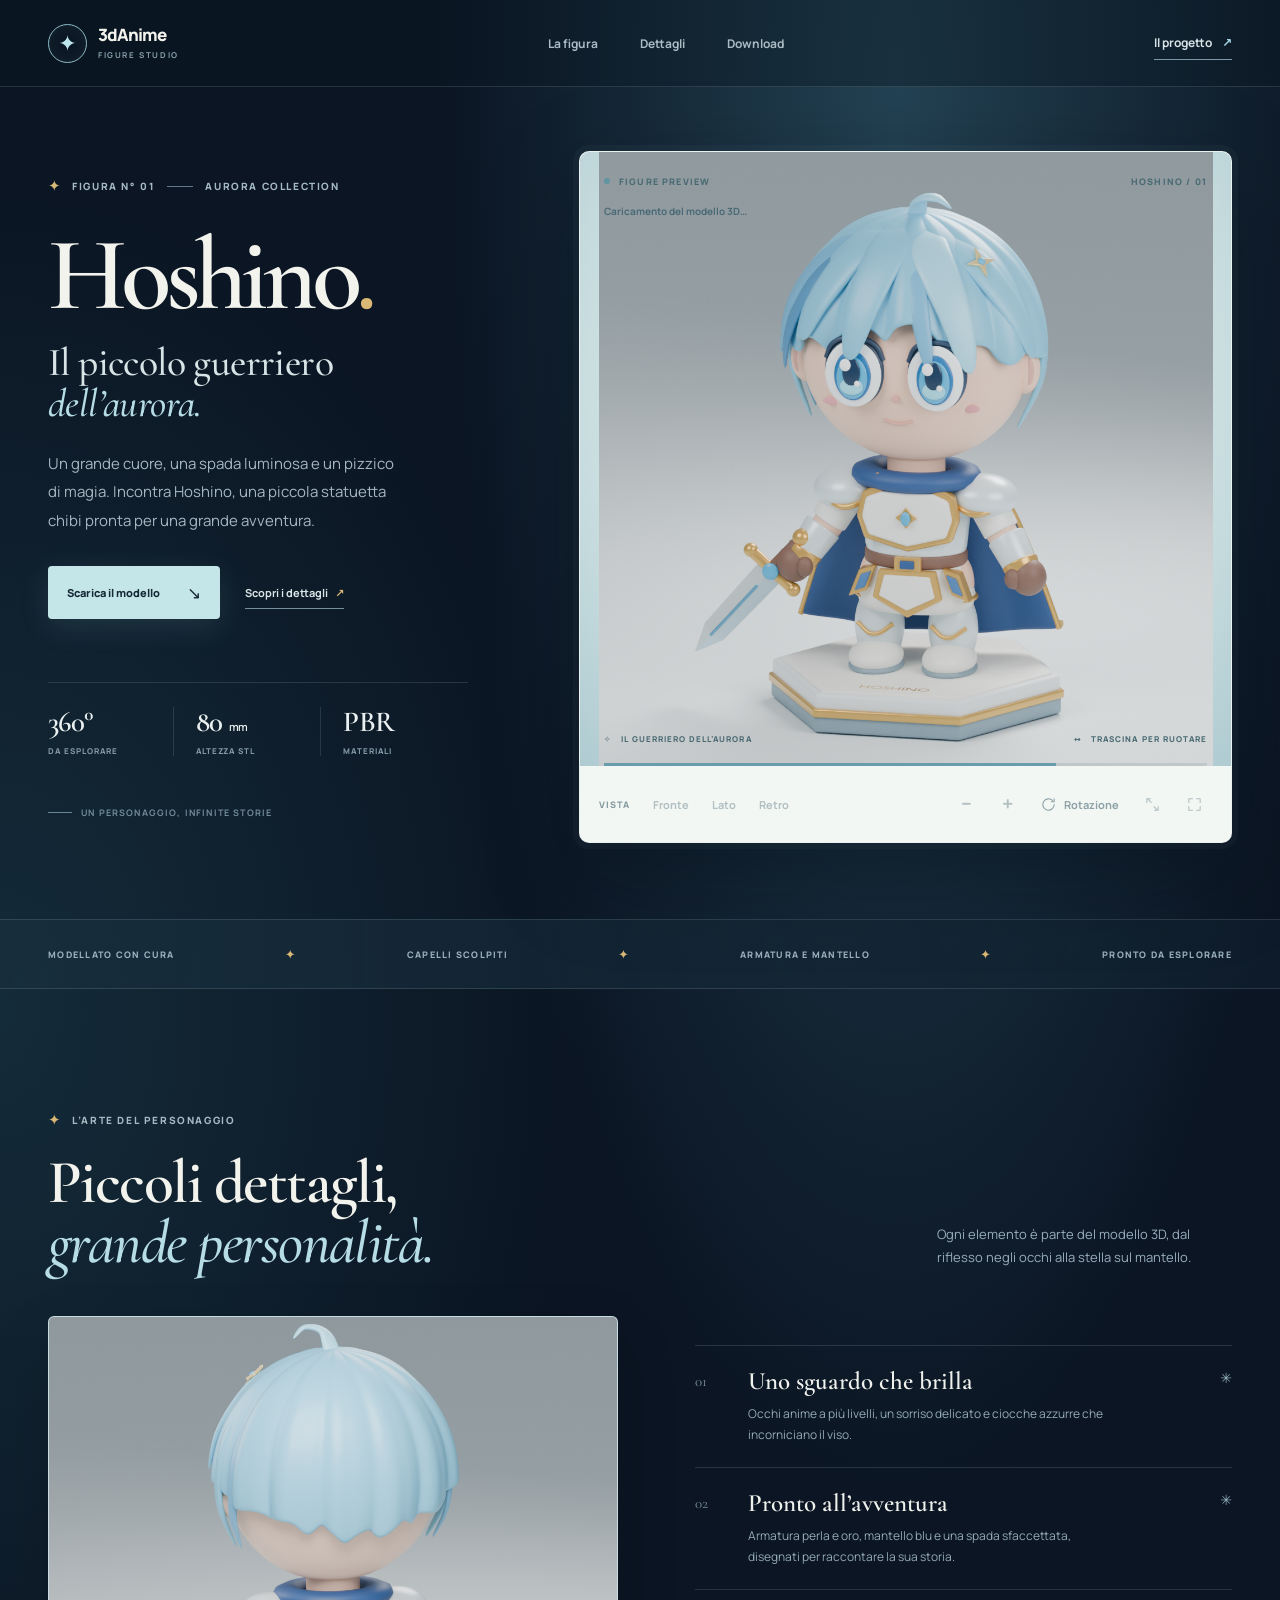
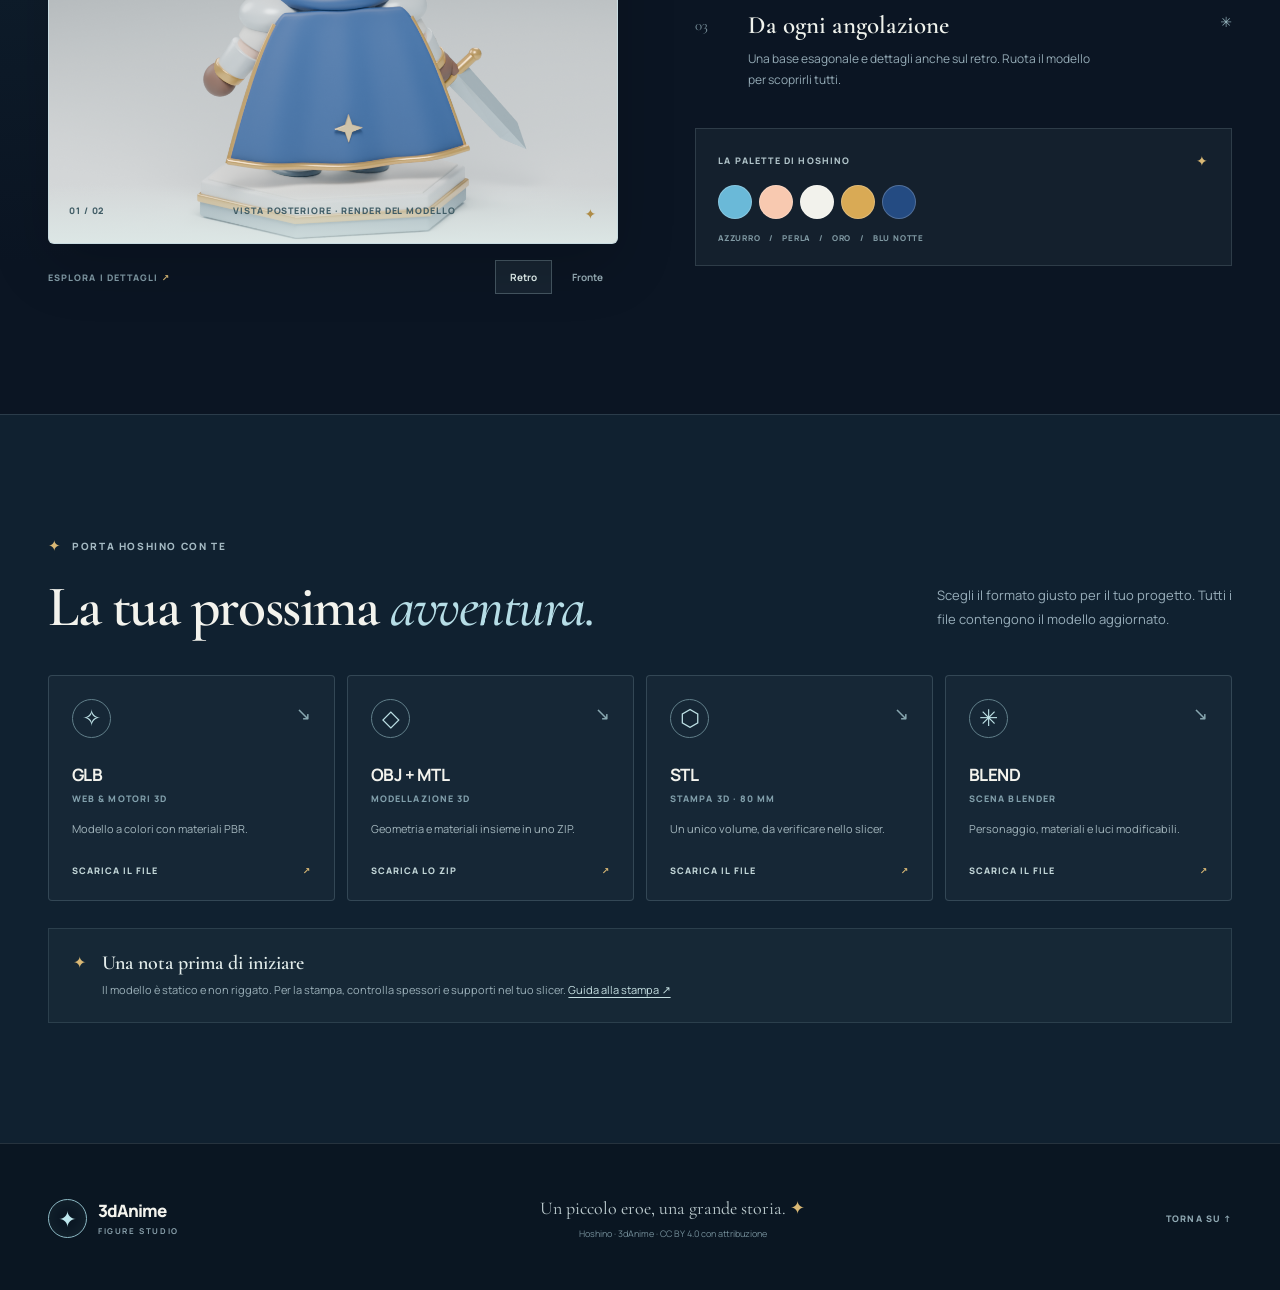
<file: index.html>
<!doctype html>
<html lang="it">
<head>
  <meta charset="utf-8">
  <meta name="viewport" content="width=device-width, initial-scale=1">
  <meta http-equiv="refresh" content="0; url=viewer.html">
  <title>Hoshino — 3dAnime</title>
</head>
<body><p><a href="viewer.html">Apri il visore 3D di Hoshino</a></p></body>
</html>
</file>
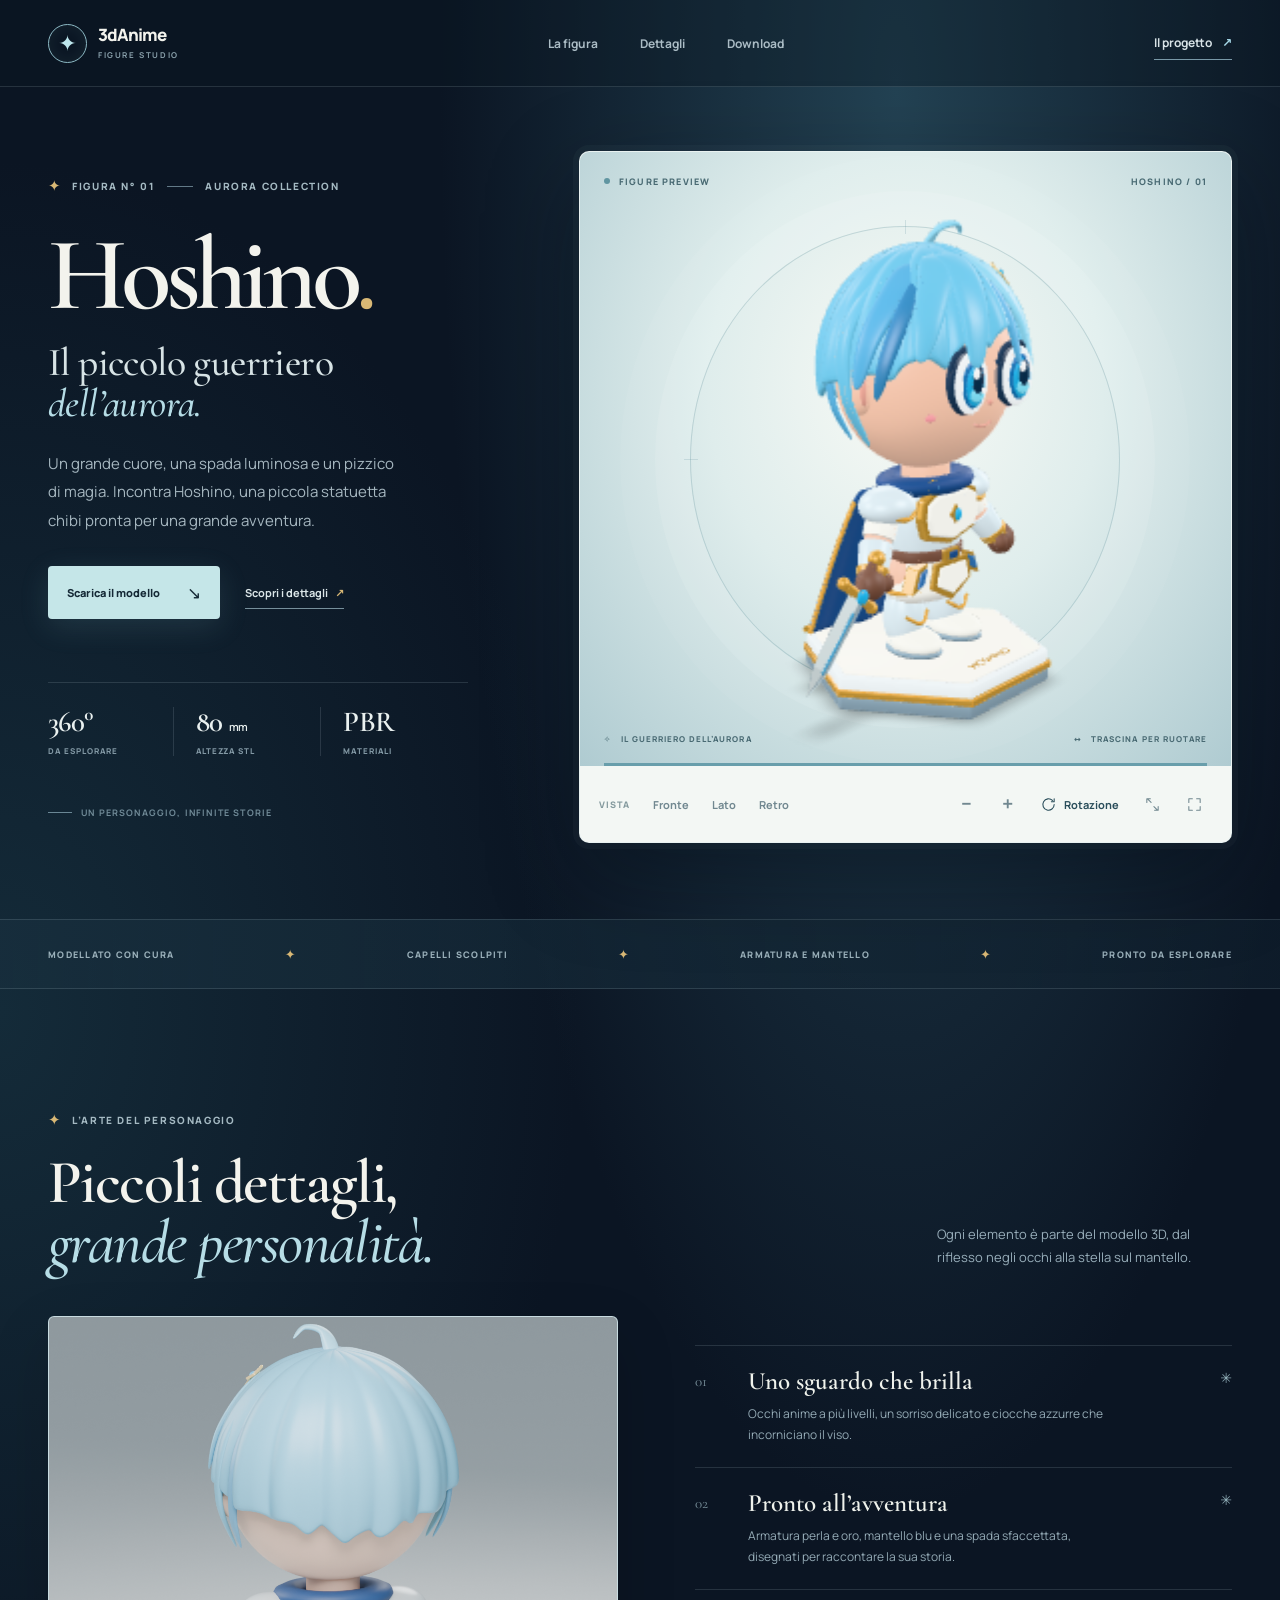
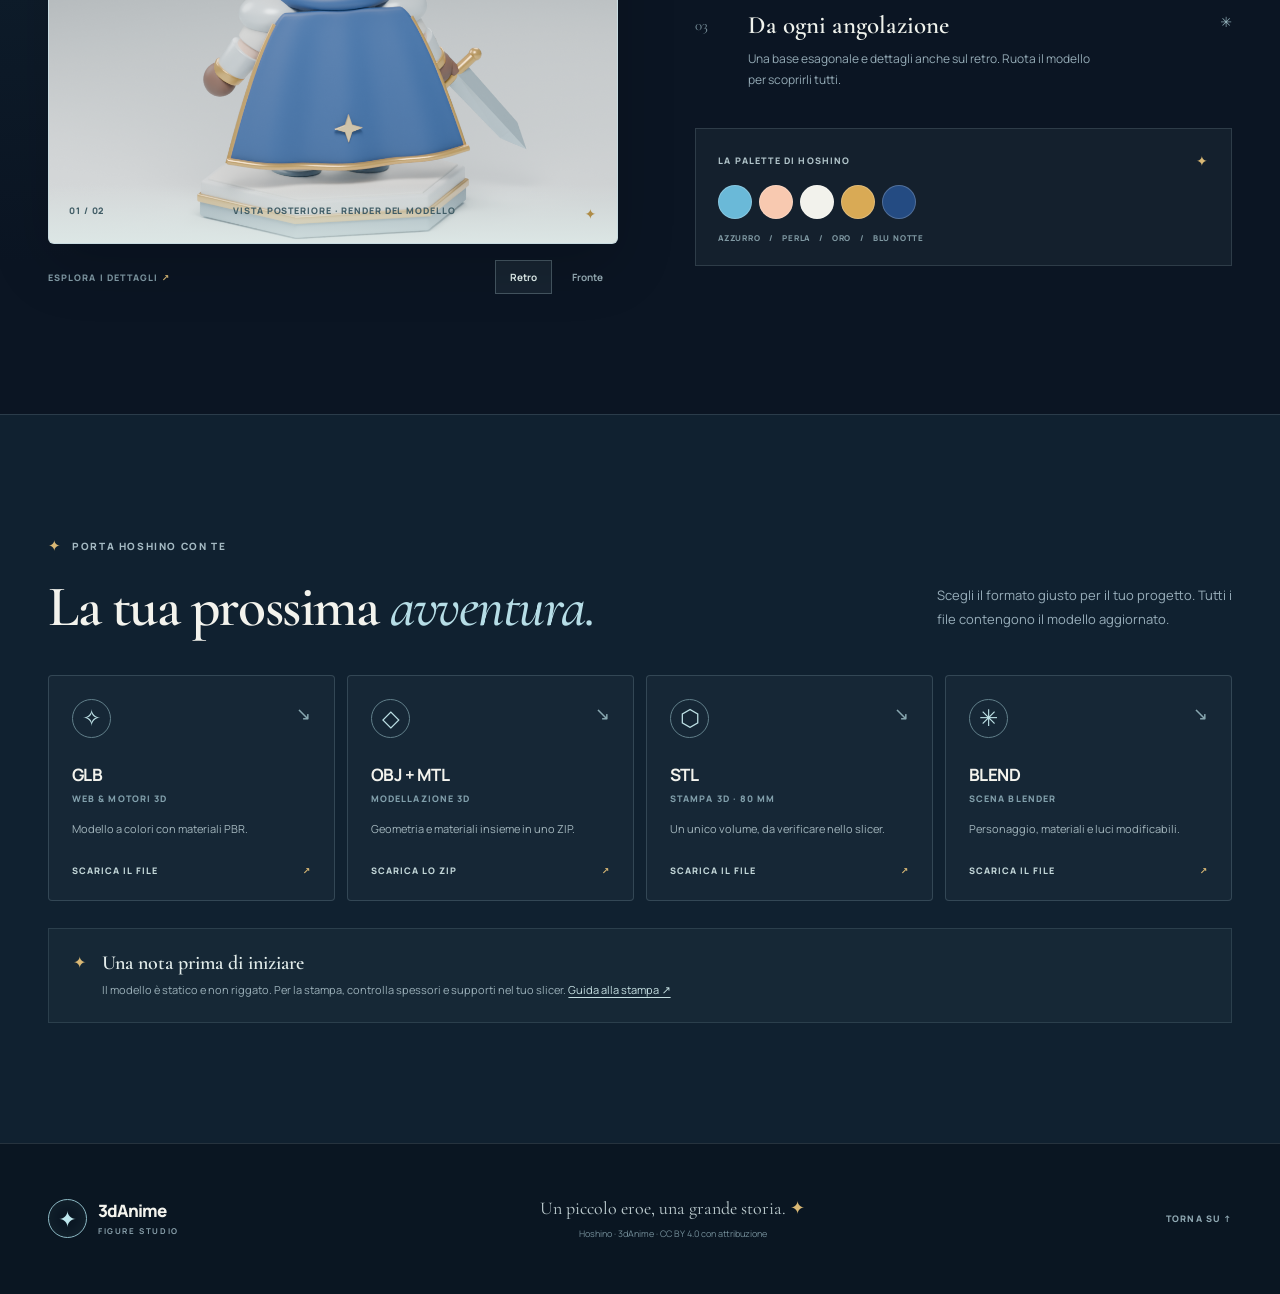
<file: viewer.html>
<!doctype html>
<html lang="it">
<head>
  <meta charset="utf-8">
  <meta name="viewport" content="width=device-width, initial-scale=1">
  <meta name="theme-color" content="#0b1523">
  <meta name="description" content="Esplora Hoshino, il piccolo guerriero dell'aurora: una statuetta chibi 3D da osservare, modificare e stampare.">
  <title>Hoshino — Il guerriero dell'aurora | 3dAnime</title>
  <link rel="stylesheet" href="assets/viewer.css">
  <script type="module" src="assets/vendor/model-viewer.min.js"></script>
  <script src="assets/viewer.js" defer></script>
</head>
<body>
  <header class="site-header">
    <div class="header-inner wrap">
      <a class="brand" href="#inizio" aria-label="3dAnime, torna all'inizio">
        <span class="brand-mark" aria-hidden="true">✦</span>
        <span><strong>3dAnime</strong><small>FIGURE STUDIO</small></span>
      </a>
      <nav aria-label="Navigazione principale">
        <a href="#viewer">La figura</a>
        <a href="#dettagli">Dettagli</a>
        <a href="#download">Download</a>
      </nav>
      <a class="header-link" href="https://github.com/wraixxfn-create/3dAnime" target="_blank" rel="noopener noreferrer">Il progetto <span aria-hidden="true">↗</span></a>
    </div>
  </header>

  <main id="inizio">
    <section class="hero wrap" aria-labelledby="hero-title">
      <div class="hero-copy">
        <p class="eyebrow"><span class="sparkle">✦</span> FIGURA N° 01 <span class="eyebrow-line"></span> AURORA COLLECTION</p>
        <h1 id="hero-title">Hoshino<span>.</span></h1>
        <p class="hero-subtitle">Il piccolo guerriero<br><em>dell’aurora.</em></p>
        <p class="hero-description">Un grande cuore, una spada luminosa e un pizzico di magia. Incontra Hoshino, una piccola statuetta chibi pronta per una grande avventura.</p>
        <div class="hero-actions">
          <a class="button button-primary" href="#download">Scarica il modello <span aria-hidden="true">↘</span></a>
          <a class="text-link" href="#dettagli">Scopri i dettagli <span aria-hidden="true">↗</span></a>
        </div>
        <div class="hero-stats" aria-label="Caratteristiche del modello">
          <div><strong>360°</strong><span>DA ESPLORARE</span></div>
          <div><strong>80 <small>mm</small></strong><span>ALTEZZA STL</span></div>
          <div><strong>PBR</strong><span>MATERIALI</span></div>
        </div>
        <p class="hero-footnote"><span></span> UN PERSONAGGIO, INFINITE STORIE</p>
      </div>

      <div class="viewer-shell" id="viewer" aria-label="Visore 3D di Hoshino">
        <div class="viewer-stage">
          <div class="stage-top" aria-hidden="true">
            <span><i></i> FIGURE PREVIEW</span>
            <span>HOSHINO / 01</span>
          </div>
          <div class="stage-halo" aria-hidden="true"></div>
          <model-viewer id="model" src="exports/Hoshino_Chibi.glb" poster="renders/model_preview.png"
            alt="Modello 3D di Hoshino: personaggio chibi con capelli azzurri, armatura chiara, mantello blu e spada"
            camera-controls auto-rotate rotation-per-second="20deg" camera-orbit="15deg 78deg 105%"
            shadow-intensity="0.8" shadow-softness="0.9" exposure="1" environment-image="neutral"
            interaction-prompt="none" loading="eager">
            <div class="loading" slot="progress-bar"><div class="loading-bar"></div></div>
          </model-viewer>
          <div class="fallback" id="fallback" hidden>
            <img src="renders/model_preview.png" alt="Render del modello Hoshino">
            <p>Anteprima 3D non disponibile. <a href="exports/Hoshino_Chibi.glb" download>Scarica il GLB</a> per aprirlo in un altro programma.</p>
          </div>
          <noscript><div class="no-script"><img src="renders/model_preview.png" alt="Render del modello Hoshino"><p>Attiva JavaScript per esplorare il modello in 3D.</p></div></noscript>
          <div class="stage-bottom" aria-hidden="true">
            <span>✧ &nbsp; IL GUERRIERO DELL’AURORA</span>
            <span>↔ &nbsp; TRASCINA PER RUOTARE</span>
          </div>
          <span class="viewer-status" id="viewer-status" role="status" aria-live="polite">Caricamento del modello 3D…</span>
        </div>
        <div class="viewer-controls">
          <div class="view-picker" role="group" aria-label="Viste del modello">
            <span class="control-label">VISTA</span>
            <button type="button" data-view="front" aria-pressed="false" disabled>Fronte</button>
            <button type="button" data-view="side" aria-pressed="false" disabled>Lato</button>
            <button type="button" data-view="back" aria-pressed="false" disabled>Retro</button>
          </div>
          <div class="viewer-tools" role="group" aria-label="Controlli del modello">
            <button class="tool-button icon-button" id="zoom-out" type="button" disabled title="Riduci lo zoom" aria-label="Riduci lo zoom">−</button>
            <button class="tool-button icon-button" id="zoom-in" type="button" disabled title="Aumenta lo zoom" aria-label="Aumenta lo zoom">+</button>
            <button class="tool-button rotation-button" id="rotate" type="button" aria-pressed="true" disabled title="Ferma la rotazione automatica">
              <svg viewBox="0 0 24 24" fill="none" aria-hidden="true"><path d="M20 12a8 8 0 1 1-2.35-5.65M20 4v4h-4" stroke="currentColor" stroke-width="1.5" stroke-linecap="round" stroke-linejoin="round"/></svg>
              <span>Rotazione</span>
            </button>
            <button class="tool-button icon-button" id="reset" type="button" disabled title="Ripristina la vista" aria-label="Ripristina la vista">
              <svg viewBox="0 0 24 24" fill="none" aria-hidden="true"><path d="M4 9V4h5M20 15v5h-5M5 4l5 5m9 11-5-5" stroke="currentColor" stroke-width="1.5" stroke-linecap="round" stroke-linejoin="round"/></svg>
            </button>
            <button class="tool-button icon-button" id="fullscreen" type="button" disabled title="Schermo intero" aria-label="Apri a schermo intero" aria-pressed="false">
              <svg viewBox="0 0 24 24" fill="none" aria-hidden="true"><path d="M4 9V4h5M15 4h5v5M20 15v5h-5M9 20H4v-5" stroke="currentColor" stroke-width="1.5" stroke-linecap="round" stroke-linejoin="round"/></svg>
            </button>
          </div>
        </div>
      </div>
    </section>

    <div class="project-strip">
      <div class="wrap strip-inner"><span>MODELLATO CON CURA</span><b>✦</b><span>CAPELLI SCOLPITI</span><b>✦</b><span>ARMATURA E MANTELLO</span><b>✦</b><span>PRONTO DA ESPLORARE</span></div>
    </div>

    <section class="details wrap section-space" id="dettagli" aria-labelledby="details-title">
      <div class="section-heading">
        <div><p class="eyebrow"><span class="sparkle">✦</span> L’ARTE DEL PERSONAGGIO</p><h2 id="details-title">Piccoli dettagli,<br><em>grande personalità.</em></h2></div>
        <p>Ogni elemento è parte del modello 3D, dal riflesso negli occhi alla stella sul mantello.</p>
      </div>
      <div class="details-grid">
        <div class="render-gallery">
          <figure class="render-card">
            <img id="gallery-image" src="renders/model_back.png" alt="Render della vista posteriore di Hoshino, con mantello blu e stella dorata" loading="lazy">
            <figcaption><span id="gallery-count">01 / 02</span><span id="gallery-caption">VISTA POSTERIORE · RENDER DEL MODELLO</span><span>✦</span></figcaption>
          </figure>
          <div class="gallery-controls" role="group" aria-label="Viste dei render">
            <span>ESPLORA I DETTAGLI <span aria-hidden="true">↗</span></span>
            <div><button type="button" data-render="back" aria-pressed="true">Retro</button><button type="button" data-render="front" aria-pressed="false">Fronte</button></div>
          </div>
        </div>
        <div class="detail-content">
          <div class="detail-item"><span>01</span><div><h3>Uno sguardo che brilla</h3><p>Occhi anime a più livelli, un sorriso delicato e ciocche azzurre che incorniciano il viso.</p></div><span class="detail-star">✳</span></div>
          <div class="detail-item"><span>02</span><div><h3>Pronto all’avventura</h3><p>Armatura perla e oro, mantello blu e una spada sfaccettata, disegnati per raccontare la sua storia.</p></div><span class="detail-star">✳</span></div>
          <div class="detail-item"><span>03</span><div><h3>Da ogni angolazione</h3><p>Una base esagonale e dettagli anche sul retro. Ruota il modello per scoprirli tutti.</p></div><span class="detail-star">✳</span></div>
          <div class="palette">
            <div class="palette-heading"><span>LA PALETTE DI HOSHINO</span><span>✦</span></div>
            <div class="swatches" aria-label="Palette: azzurro capelli, pelle, perla, oro e blu mantello">
              <span style="--swatch:#6ab9d8" title="Azzurro capelli"></span><span style="--swatch:#f8c9b0" title="Pelle"></span><span style="--swatch:#f2f2ec" title="Perla"></span><span style="--swatch:#d9aa55" title="Oro"></span><span style="--swatch:#244b82" title="Blu mantello"></span>
            </div>
            <p>AZZURRO &nbsp; / &nbsp; PERLA &nbsp; / &nbsp; ORO &nbsp; / &nbsp; BLU NOTTE</p>
          </div>
        </div>
      </div>
    </section>

    <section class="downloads section-space" id="download" aria-labelledby="download-title">
      <div class="wrap">
        <div class="section-heading download-heading">
          <div><p class="eyebrow"><span class="sparkle">✦</span> PORTA HOSHINO CON TE</p><h2 id="download-title">La tua prossima <em>avventura.</em></h2></div>
          <p>Scegli il formato giusto per il tuo progetto. Tutti i file contengono il modello aggiornato.</p>
        </div>
        <div class="download-grid">
          <a class="download-card" href="exports/Hoshino_Chibi.glb" download><span class="file-icon">✧</span><span class="download-arrow">↘</span><strong>GLB</strong><small>WEB & MOTORI 3D</small><p>Modello a colori con materiali PBR.</p><span class="download-label">SCARICA IL FILE <span>↗</span></span></a>
          <a class="download-card" href="exports/Hoshino_Chibi_OBJ.zip" download><span class="file-icon">◇</span><span class="download-arrow">↘</span><strong>OBJ + MTL</strong><small>MODELLAZIONE 3D</small><p>Geometria e materiali insieme in uno ZIP.</p><span class="download-label">SCARICA LO ZIP <span>↗</span></span></a>
          <a class="download-card" href="exports/Hoshino_Chibi.stl" download><span class="file-icon">⬡</span><span class="download-arrow">↘</span><strong>STL</strong><small>STAMPA 3D · 80 MM</small><p>Un unico volume, da verificare nello slicer.</p><span class="download-label">SCARICA IL FILE <span>↗</span></span></a>
          <a class="download-card" href="exports/Hoshino_Chibi.blend" download><span class="file-icon">✳</span><span class="download-arrow">↘</span><strong>BLEND</strong><small>SCENA BLENDER</small><p>Personaggio, materiali e luci modificabili.</p><span class="download-label">SCARICA IL FILE <span>↗</span></span></a>
        </div>
        <div class="download-note"><span class="note-icon" aria-hidden="true">✦</span><div><strong>Una nota prima di iniziare</strong><p>Il modello è statico e non riggato. Per la stampa, controlla spessori e supporti nel tuo slicer. <a href="docs/STAMPA_3D.md">Guida alla stampa ↗</a></p></div></div>
      </div>
    </section>
  </main>

  <footer class="site-footer">
    <div class="wrap footer-inner"><a class="brand footer-brand" href="#inizio"><span class="brand-mark" aria-hidden="true">✦</span><span><strong>3dAnime</strong><small>FIGURE STUDIO</small></span></a><p>Un piccolo eroe, una grande storia. <span>✦</span><br><small>Hoshino · 3dAnime · CC BY 4.0 con attribuzione</small></p><a href="#inizio">TORNA SU ↑</a></div>
  </footer>
</body>
</html>
</file>
<file: assets/viewer.css>
@font-face{font-family:Manrope;src:url('fonts/manrope-latin-wght-normal.woff2') format('woff2');font-weight:200 800;font-display:swap}
@font-face{font-family:Cormorant;src:url('fonts/cormorant-garamond-latin-wght-normal.woff2') format('woff2');font-weight:300 700;font-display:swap}
@font-face{font-family:Cormorant;src:url('fonts/cormorant-garamond-latin-wght-italic.woff2') format('woff2');font-weight:300 700;font-style:italic;font-display:swap}
:root{color-scheme:dark;--ink:#0b1523;--surface:#101e2d;--text:#f3f3ed;--muted:#9eaebb;--line:rgba(204,223,232,.14);--blue:#a7dae9;--gold:#d9b875;--serif:Cormorant,Georgia,serif;--sans:Manrope,system-ui,sans-serif}
*{box-sizing:border-box}
html{scroll-behavior:smooth}
body{margin:0;background:radial-gradient(ellipse at 65% 6%,#1b3445 0,transparent 37%),var(--ink);color:var(--text);font-family:var(--sans);-webkit-font-smoothing:antialiased}
body,button,a{font-family:var(--sans)}
button,a{-webkit-tap-highlight-color:transparent}
a{color:inherit}
button:focus-visible,a:focus-visible,model-viewer:focus-visible{outline:2px solid #ffda95;outline-offset:4px}
[hidden]{display:none!important}
.wrap{width:min(100% - 96px,1360px);margin-inline:auto}
.site-header{border-bottom:1px solid var(--line)}
.header-inner{height:86px;display:flex;align-items:center;justify-content:space-between;gap:30px}
.brand{display:inline-flex;align-items:center;gap:11px;text-decoration:none;flex-shrink:0}
.brand-mark{width:39px;height:39px;display:grid;place-items:center;border:1px solid #8dbac5;border-radius:50%;color:#bde6ed;font-size:22px;line-height:1}
.brand strong{display:block;font-size:17px;font-weight:800;letter-spacing:-.06em;line-height:1.1}
.brand small{display:block;color:#8ca3ae;font-size:8px;font-weight:700;letter-spacing:.2em;margin-top:5px}
nav{display:flex;align-items:center;gap:42px}
nav a,.header-link{font-size:12px;font-weight:700;text-decoration:none;color:#abbcc5;transition:color .2s}
nav a:hover,.header-link:hover{color:#fff}
.header-link{border-bottom:1px solid #7898a7;padding:8px 0;color:#d8e3e7}
.header-link span{padding-left:8px;color:#a7dae9}
.hero{display:grid;grid-template-columns:minmax(340px,.82fr) minmax(0,1.18fr);align-items:center;gap:clamp(48px,6vw,95px);padding-top:64px;padding-bottom:76px}
.hero-copy{min-width:0}
.eyebrow{display:flex;align-items:center;gap:10px;margin:0;color:#a5bac3;font-size:10px;font-weight:800;letter-spacing:.16em;line-height:1.5;text-transform:uppercase}
.sparkle{color:var(--gold);font-size:15px}
.eyebrow-line{width:26px;height:1px;background:#627987;margin:0 2px}
h1,h2,h3,p,figure{margin:0}
h1{font-family:var(--serif);font-weight:600;font-size:clamp(78px,8.1vw,122px);letter-spacing:-.055em;line-height:.88;margin:33px 0 20px}
h1 span{color:var(--gold)}
.hero-subtitle{font-family:var(--serif);font-size:clamp(31px,3.1vw,47px);font-weight:500;line-height:1.05;letter-spacing:-.015em;color:#d7e3e5}
em{font-family:var(--serif);font-weight:500;color:#b6dde6}
.hero-description{max-width:360px;margin-top:25px;color:#a6b7c0;font-size:14px;line-height:1.85}
.hero-actions{display:flex;align-items:center;gap:25px;margin-top:31px;flex-wrap:wrap}
.button{min-height:53px;display:inline-flex;align-items:center;justify-content:center;gap:27px;padding:0 19px;border-radius:4px;text-decoration:none;font-size:11px;font-weight:800;transition:background .2s,transform .2s}
.button:hover{transform:translateY(-2px)}
.button-primary{background:#c5e6e8;color:#152936}
.button-primary:hover{background:#e0f4f2}
.button span{font-size:17px;font-weight:400}
.text-link{font-size:11px;font-weight:700;text-decoration:none;color:#dbe6e8;border-bottom:1px solid #768f9b;padding:8px 0}
.text-link span{color:var(--gold);margin-left:5px}
.hero-stats{display:flex;max-width:420px;margin-top:63px;padding-top:24px;border-top:1px solid var(--line)}
.hero-stats div{flex:1;min-width:0;border-right:1px solid var(--line);padding-left:22px}
.hero-stats div:first-child{padding-left:0}.hero-stats div:last-child{border:0}
.hero-stats strong{display:block;font-family:var(--serif);font-size:29px;line-height:1;font-weight:600;letter-spacing:-.02em;color:#e9f0ef}
.hero-stats strong small{font-family:var(--sans);font-size:11px;font-weight:600}
.hero-stats span{display:block;margin-top:9px;color:#8298a4;font-size:8px;font-weight:800;letter-spacing:.12em;white-space:nowrap}
.hero-footnote{display:flex;align-items:center;gap:9px;margin-top:50px;color:#718b98;font-size:9px;font-weight:700;letter-spacing:.13em}
.hero-footnote span{width:24px;height:1px;background:#6a8795}
.viewer-shell{min-width:0;border:1px solid rgba(211,230,237,.21);border-radius:8px;overflow:hidden;box-shadow:0 28px 70px rgba(1,9,17,.25);background:#eef4f2;color:#1c303a}
.viewer-stage{height:clamp(500px,48vw,650px);position:relative;overflow:hidden;background:radial-gradient(ellipse at 50% 37%,#f2f6f2 0,#dcebed 40%,#b7ced5 100%)}
.stage-halo{position:absolute;inset:11% 15%;border:1px solid rgba(112,156,166,.28);border-radius:50%;pointer-events:none}
.stage-halo:before,.stage-halo:after{content:"";position:absolute;background:rgba(112,156,166,.24)}
.stage-halo:before{width:1px;height:14px;left:50%;top:-7px}.stage-halo:after{height:1px;width:14px;left:-7px;top:50%}
model-viewer{display:block;position:absolute;inset:0;width:100%;height:100%;background:transparent;--poster-color:transparent;touch-action:pan-y}
.stage-top,.stage-bottom{position:absolute;left:24px;right:24px;z-index:2;display:flex;justify-content:space-between;gap:8px;pointer-events:none;color:#54727a;font-size:9px;font-weight:800;letter-spacing:.13em}
.stage-top{top:23px}.stage-bottom{bottom:22px;font-size:8px}
.stage-top i{display:inline-block;width:6px;height:6px;border-radius:50%;background:#6095a1;margin-right:6px;vertical-align:1px}
.viewer-status{position:absolute;top:52px;left:24px;z-index:2;color:#496a75;font-size:10px;font-weight:700;pointer-events:none}
.viewer-status:empty{display:none}
.loading{position:absolute;left:24px;right:24px;bottom:0;height:3px;background:rgba(73,106,117,.14)}
.loading-bar{width:0;height:100%;background:#689eab;transition:width .2s}
.fallback,.no-script{position:absolute;inset:0;background:#dcebed;display:flex;align-items:center;justify-content:center;flex-direction:column;z-index:3;color:#294754}
.fallback img,.no-script img{height:75%;max-width:100%;object-fit:contain;mix-blend-mode:multiply}
.fallback p,.no-script p{max-width:80%;font-size:12px;line-height:1.6;text-align:center}.fallback a{color:#204d63}
.viewer-controls{display:flex;align-items:center;justify-content:space-between;gap:16px;min-height:72px;padding:13px 19px;background:#f3f7f4}
.view-picker,.viewer-tools{display:flex;align-items:center;gap:3px}
.control-label{font-size:9px;letter-spacing:.13em;color:#83999d;font-weight:800;margin-right:9px}
.viewer-controls button{cursor:pointer;border:0;color:#718890;background:transparent;font-size:11px;font-weight:700;border-radius:4px;transition:background .2s,color .2s}
.viewer-controls button:hover:not(:disabled){color:#263e49;background:#e2ecea}
.viewer-controls button:disabled{cursor:wait;opacity:.5}
.view-picker button{padding:9px 10px}.view-picker button[aria-pressed=true]{background:#d8e8e6;color:#284b56}
.viewer-tools{gap:7px}.tool-button{display:flex;align-items:center;gap:7px;padding:9px}
.tool-button svg{width:17px;height:17px}.rotation-button[aria-pressed=true]{color:#294d5a}.icon-button{padding:9px!important}
.project-strip{border-block:1px solid var(--line);background:rgba(19,37,52,.6)}
.strip-inner{min-height:68px;display:flex;align-items:center;justify-content:space-between;gap:15px;color:#9bb1bb;font-size:9px;font-weight:800;letter-spacing:.14em}
.strip-inner b{color:var(--gold);font-size:13px;font-weight:400}
.section-space{padding-block:120px}
.section-heading{display:flex;justify-content:space-between;align-items:end;gap:40px;margin-bottom:43px}
.section-heading h2{font-family:var(--serif);font-weight:600;font-size:clamp(40px,4.8vw,65px);line-height:.98;letter-spacing:-.025em;margin-top:21px}
.section-heading>p{max-width:295px;color:#98aeba;font-size:13px;line-height:1.8;padding-bottom:4px}
.details-grid{display:grid;grid-template-columns:1.03fr .97fr;gap:clamp(35px,6vw,86px);align-items:center}
.render-card{position:relative;overflow:hidden;background:#c5d8dc;border-radius:6px;aspect-ratio:1.08;min-height:400px}
.render-card img{width:100%;height:100%;display:block;object-fit:cover}
.render-card figcaption{position:absolute;left:0;right:0;bottom:0;display:flex;justify-content:space-between;gap:10px;padding:20px;color:#415d66;background:linear-gradient(transparent,rgba(222,234,232,.82));font-size:9px;font-weight:800;letter-spacing:.1em}
.render-card figcaption span:last-child{color:#ae8b46;font-size:14px}
.detail-item{display:grid;grid-template-columns:38px 1fr 20px;gap:15px;padding:22px 0;border-top:1px solid var(--line)}
.detail-item>span:first-child{padding-top:4px;color:#79909b;font-family:var(--serif);font-size:15px}
.detail-item h3{color:#eff2ec;font-family:var(--serif);font-size:25px;font-weight:600;line-height:1.05}
.detail-item p{max-width:360px;margin-top:9px;color:#94aab5;font-size:12px;line-height:1.75}
.detail-star{color:#93b1ba;font-size:14px;text-align:right}
.palette{margin-top:16px;padding:22px;background:rgba(180,210,215,.055);border:1px solid var(--line)}
.palette-heading{display:flex;justify-content:space-between;align-items:center;color:#b1c4ca;font-size:9px;font-weight:800;letter-spacing:.13em}
.palette-heading span:last-child{color:var(--gold);font-size:14px}
.swatches{display:flex;gap:7px;margin-top:15px}.swatches span{display:block;width:34px;height:34px;background:var(--swatch);border:1px solid rgba(255,255,255,.2);border-radius:50%}
.palette>p{margin-top:13px;color:#7f98a2;font-size:8px;font-weight:800;letter-spacing:.1em}
.downloads{border-top:1px solid var(--line);background:#102130}
.download-heading{margin-bottom:40px}.download-heading h2{font-size:clamp(40px,4.5vw,62px)}
.download-grid{display:grid;grid-template-columns:repeat(4,1fr);gap:12px}
.download-card{min-height:226px;position:relative;display:flex;flex-direction:column;padding:23px;border:1px solid rgba(182,212,220,.18);background:rgba(187,221,225,.035);text-decoration:none;transition:border-color .2s,background .2s,transform .2s}
.download-card:hover{transform:translateY(-4px);background:rgba(187,221,225,.075);border-color:#8fb7c1}
.file-icon{width:39px;height:39px;display:grid;place-items:center;border:1px solid #617f8a;border-radius:50%;font-family:var(--serif);font-size:23px;color:#bde0e5}
.download-arrow{position:absolute;right:23px;top:25px;color:#88a7b0;font-size:18px}
.download-card strong{margin-top:25px;font-size:17px;letter-spacing:-.03em}
.download-card small{margin-top:6px;color:#82a0ac;font-size:9px;font-weight:800;letter-spacing:.12em}
.download-card p{margin-top:15px;color:#a3b6bd;font-size:11px;line-height:1.6}
.download-label{display:flex;justify-content:space-between;margin-top:auto;padding-top:22px;color:#c3d7d9;font-size:9px;font-weight:800;letter-spacing:.11em}.download-label span{color:var(--gold)}
.print-note{margin-top:25px;color:#8ea6b1;font-size:11px;line-height:1.8}.print-note>span{color:var(--gold);margin-right:7px}.print-note a{color:#c0d9dd;text-underline-offset:3px}
.site-footer{border-top:1px solid var(--line);background:#0a1622}
.footer-inner{min-height:150px;display:flex;align-items:center;justify-content:space-between;gap:30px}
.footer-inner p{text-align:center;color:#bfced1;font-family:var(--serif);font-size:18px}.footer-inner p>span{color:var(--gold)}.footer-inner p small{display:block;margin-top:8px;color:#748e99;font-family:var(--sans);font-size:9px}
.footer-inner>a:last-child{color:#91aab4;text-decoration:none;font-size:9px;font-weight:800;letter-spacing:.12em}
@media(max-width:1100px){.wrap{width:min(100% - 64px,1360px)}.hero{gap:40px;grid-template-columns:minmax(300px,.78fr) minmax(0,1.22fr)}h1{font-size:clamp(74px,8vw,100px)}.hero-stats{margin-top:42px}.hero-footnote{margin-top:35px}.viewer-stage{height:530px}.section-space{padding-block:90px}}
@media(max-width:800px){.wrap{width:calc(100% - 40px)}.header-inner{height:72px}.header-inner nav{gap:19px}.header-inner nav a{font-size:11px}.header-link{display:none}.hero{grid-template-columns:1fr;gap:30px;padding-top:45px;padding-bottom:48px}.hero-copy{max-width:630px}.hero-description{max-width:550px}.hero-stats{margin-top:35px}.hero-footnote{display:none}.viewer-stage{height:min(70vh,610px);min-height:430px}.project-strip .strip-inner{flex-wrap:wrap;justify-content:center;padding-block:18px;gap:12px 20px;line-height:1.5}.details-grid{grid-template-columns:1fr;gap:35px}.render-card{max-height:620px}.section-heading{align-items:start}.section-space{padding-block:75px}.download-grid{grid-template-columns:repeat(2,1fr)}.footer-inner{min-height:135px}}
@media(max-width:480px){.wrap{width:calc(100% - 32px)}.header-inner{gap:12px}.brand-mark{width:34px;height:34px;font-size:19px}.brand strong{font-size:15px}.brand small{font-size:7px}.header-inner nav{gap:13px}.header-inner nav a{font-size:10px}h1{font-size:76px;margin-top:28px}.hero-subtitle{font-size:34px}.hero-description{font-size:13px}.hero-actions{gap:18px}.hero-stats strong{font-size:27px}.hero-stats span{font-size:7px}.hero-stats div{padding-left:15px}.viewer-stage{height:460px;min-height:0}.stage-top,.stage-bottom{left:15px;right:15px;font-size:8px}.stage-bottom span:first-child{display:none}.stage-bottom{justify-content:flex-end}.viewer-controls{align-items:flex-start;flex-direction:column;gap:5px;padding:12px 14px}.viewer-tools{width:100%;border-top:1px solid #dbe7e4;padding-top:5px;justify-content:space-between}.section-heading{display:block}.section-heading>p{margin-top:20px}.render-card{min-height:0;aspect-ratio:1}.detail-item{grid-template-columns:30px 1fr 15px;gap:9px}.download-grid{gap:8px}.download-card{padding:16px;min-height:210px}.download-arrow{right:16px;top:18px}.download-card strong{font-size:15px}.download-card p{font-size:10px}.footer-inner{padding-block:30px;flex-wrap:wrap}.footer-inner p{order:3;width:100%;text-align:left}.footer-inner>a:last-child{margin-left:auto}}
@media(prefers-reduced-motion:reduce){html{scroll-behavior:auto}*,*:before,*:after{transition-duration:.01ms!important;animation-duration:.01ms!important;animation-iteration-count:1!important}}

/* Rifiniture: un piccolo studio digitale per la figura. */
body{background:radial-gradient(ellipse at 70% 3%,#234253 0,transparent 36%),radial-gradient(ellipse at 0% 35%,#142b39 0,transparent 32%),var(--ink)}
.site-header{background:rgba(9,21,33,.38)}
.brand-mark{box-shadow:inset 0 0 18px rgba(167,218,233,.08)}
.hero{position:relative}
.hero-copy{position:relative;z-index:1}
.hero-description{font-size:15px;line-height:1.9}
.button-primary{box-shadow:0 8px 30px rgba(145,208,220,.13)}
.viewer-shell{border-radius:10px;box-shadow:0 30px 90px rgba(1,9,17,.35),0 0 0 6px rgba(190,224,226,.035)}
.viewer-stage{background:radial-gradient(ellipse at 50% 38%,#f8faf5 0,#dfedec 43%,#afcbd1 100%)}
.stage-halo{inset:12% 17%;border-color:rgba(112,156,166,.32);box-shadow:0 0 0 35px rgba(255,255,255,.09),0 0 0 70px rgba(255,255,255,.04)}
.stage-top,.stage-bottom{color:#496a73}
.viewer-controls{min-height:76px}
.viewer-tools .icon-button{min-width:34px;min-height:36px;justify-content:center;font-size:20px;line-height:1}
.viewer-shell:fullscreen{display:flex;flex-direction:column;border:0;border-radius:0;background:#f3f7f4}
.viewer-shell:fullscreen .viewer-stage{height:auto;flex:1}
.viewer-shell:fullscreen .viewer-controls{flex-shrink:0}
.project-strip{background:linear-gradient(90deg,rgba(23,46,61,.8),rgba(16,32,46,.6))}
.render-card{border:1px solid rgba(214,237,238,.16);box-shadow:0 22px 60px rgba(0,0,0,.16)}
.gallery-controls{display:flex;align-items:center;justify-content:space-between;gap:16px;padding-top:16px;color:#829ba6;font-size:9px;font-weight:800;letter-spacing:.12em}
.gallery-controls>span span{color:var(--gold)}
.gallery-controls>div{display:flex;gap:5px}
.gallery-controls button{border:1px solid transparent;background:transparent;color:#95abb4;padding:9px 14px;font-size:10px;font-weight:700;cursor:pointer}
.gallery-controls button:hover,.gallery-controls button[aria-pressed=true]{border-color:rgba(182,212,220,.28);background:rgba(187,221,225,.07);color:#e2f0ee}
.download-card{border-radius:4px}
.download-card:focus-visible{outline-offset:2px}
.download-note{display:flex;gap:16px;margin-top:27px;padding:22px 24px;border:1px solid rgba(182,212,220,.13);background:rgba(187,221,225,.035)}
.note-icon{color:var(--gold);font-size:16px}
.download-note strong{font-family:var(--serif);font-size:20px;font-weight:600;color:#e2ecea}
.download-note p{margin-top:5px;color:#9bb0b9;font-size:11px;line-height:1.8}
.download-note a{color:#c6e0e2;text-underline-offset:3px}
@media(max-width:480px){.viewer-tools{gap:2px}.viewer-tools .icon-button{min-width:32px}.gallery-controls{font-size:8px}.download-note{padding:18px}}
@media (min-width:481px) and (max-width:1100px){.viewer-controls{flex-wrap:wrap}.viewer-tools{margin-left:auto}}
</file>
